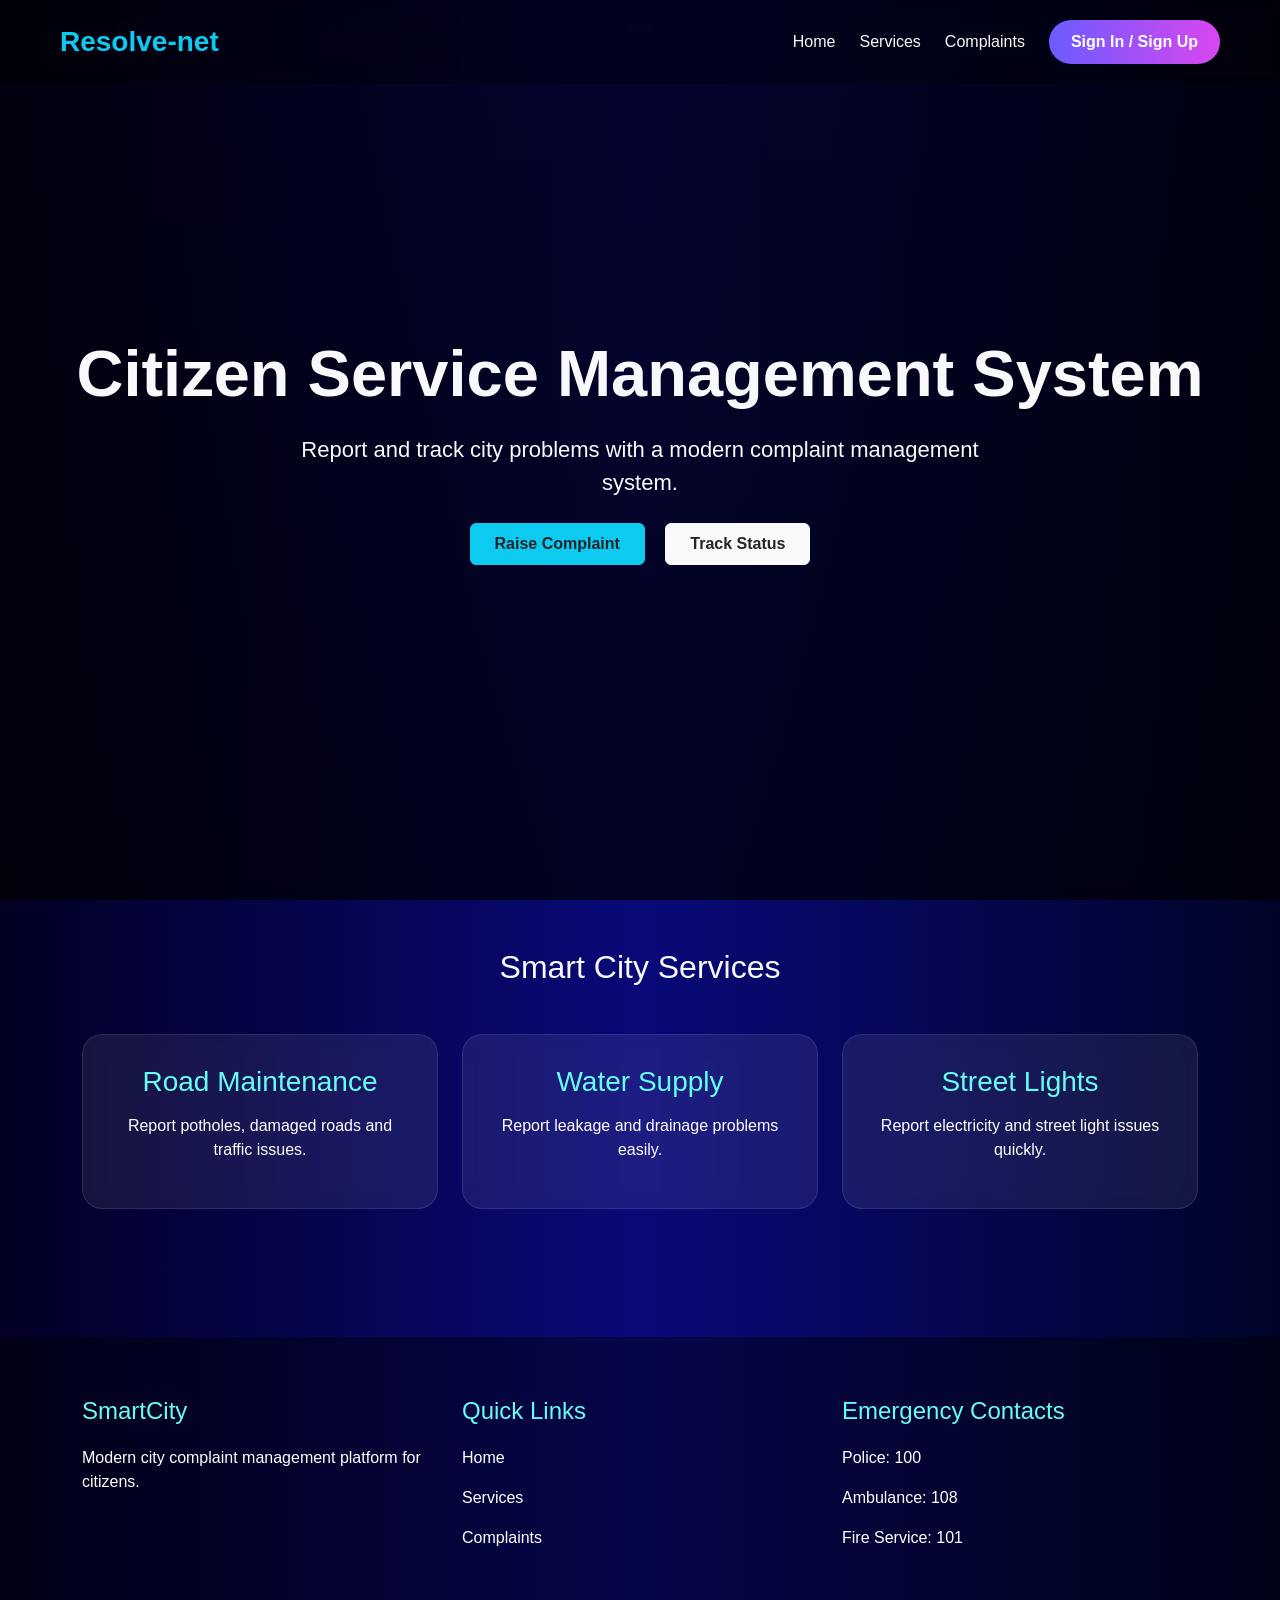
<file: index.html>
<!DOCTYPE html>
<html lang="en">

<head>

  <meta charset="UTF-8" />

  <meta name="viewport" content="width=device-width, initial-scale=1.0" />

  <title>Resolve-net</title>

  <link
    href="https://cdn.jsdelivr.net/npm/bootstrap@5.3.3/dist/css/bootstrap.min.css"
    rel="stylesheet"
  />

  <link rel="stylesheet" href="style.css" />

</head>

<body>


  <nav class="navbar navbar-expand-lg navbar-dark custom-navbar px-5 py-3">

    <div class="container-fluid">

      <a class="navbar-brand fw-bold fs-3 text-info" href="#">
        Resolve-net
      </a>

      <div class="d-flex align-items-center gap-4">

        <a href="#" class="nav-link text-light">
          Home
        </a>

        <a href="#" class="nav-link text-light">
          Services
        </a>

        <a href="#" class="nav-link text-light">
          Complaints
        </a>

        <a href="#" class="login-btn">
          Sign In / Sign Up
        </a>

      </div>

    </div>

  </nav>

  <section class="hero-section">

    <div class="hero-content text-center text-light">

      <h1>
        Citizen Service Management System
      </h1>

      <p>
        Report and track city problems with a modern complaint management system.
      </p>

      <div class="mt-4">

        <button class="btn btn-info text-dark fw-bold me-3 px-4 py-2">
          Raise Complaint
        </button>

        <button class="btn btn-light text-dark fw-bold px-4 py-2">
          Track Status
        </button>

      </div>

    </div>

  </section>

  <!-- FEATURES -->

  <section class="container py-5">

    <h2 class="text-center text-light mb-5">
      Smart City Services
    </h2>

    <div class="row g-4">

      <div class="col-md-4">

        <div class="service-card">

          <h3>Road Maintenance</h3>

          <p>
            Report potholes, damaged roads and traffic issues.
          </p>

        </div>

      </div>

      <div class="col-md-4">

        <div class="service-card">

          <h3>Water Supply</h3>

          <p>
            Report leakage and drainage problems easily.
          </p>

        </div>

      </div>

      <div class="col-md-4">

        <div class="service-card">

          <h3>Street Lights</h3>

          <p>
            Report electricity and street light issues quickly.
          </p>

        </div>

      </div>

    </div>

  </section>

  <!-- FOOTER -->

  <footer class="footer">

    <div class="container">

      <div class="row">

        <div class="col-md-4">

          <h4>SmartCity</h4>

          <p>
            Modern city complaint management platform for citizens.
          </p>

        </div>

        <div class="col-md-4">

          <h4>Quick Links</h4>

          <p>Home</p>
          <p>Services</p>
          <p>Complaints</p>

        </div>

        <div class="col-md-4">

          <h4>Emergency Contacts</h4>

          <p>Police: 100</p>
          <p>Ambulance: 108</p>
          <p>Fire Service: 101</p>

        </div>

      </div>

    </div>

  </footer>

</body>

</html>
</file>
<file: style.css>
* {
  margin: 0;
  padding: 0;
  box-sizing: border-box;
}

body {
  background: linear-gradient(
    to right,
    #020024,
    #090979,
    #000428
  );

  font-family: Arial, sans-serif;
}

/* NAVBAR */

.custom-navbar {
  background: rgba(0, 0, 0, 0.3);

  backdrop-filter: blur(10px);

  position: fixed;

  width: 100%;

  z-index: 1000;
}

.nav-link {
  text-decoration: none;

  font-weight: 500;

  transition: 0.3s;
}

.nav-link:hover {
  color: #66fcf1 !important;
}

.login-btn {
  text-decoration: none;

  padding: 10px 22px;

  border-radius: 30px;

  background: linear-gradient(
    to right,
    #6a5cff,
    #d946ef
  );

  color: white;

  font-weight: bold;

  transition: 0.3s;
}

.login-btn:hover {
  opacity: 0.9;
}

/* HERO SECTION */

.hero-section {
  height: 100vh;

  display: flex;
  justify-content: center;
  align-items: center;

  background-image:
    linear-gradient(
      rgba(0,0,0,0.6),
      rgba(0,0,0,0.7)
    ),
    url("https://images.unsplash.com/photo-1477959858617-67f85cf4f1df");

  background-size: cover;
  background-position: center;
}

.hero-content h1 {
  font-size: 65px;

  font-weight: bold;

  margin-bottom: 20px;
}

.hero-content p {
  font-size: 22px;

  max-width: 700px;

  margin: auto;
}

/* SERVICE CARDS */

.service-card {
  background: rgba(255,255,255,0.08);

  backdrop-filter: blur(10px);

  border: 1px solid rgba(255,255,255,0.1);

  border-radius: 20px;

  padding: 30px;

  color: white;

  text-align: center;

  transition: 0.3s;
}

.service-card:hover {
  transform: translateY(-8px);

  border-color: #6a5cff;
}

.service-card h3 {
  color: #66fcf1;

  margin-bottom: 15px;
}

/* FOOTER */

.footer {
  background: rgba(0,0,0,0.4);

  color: white;

  padding: 60px 0;

  margin-top: 80px;
}

.footer h4 {
  color: #66fcf1;

  margin-bottom: 20px;
}
</file>
